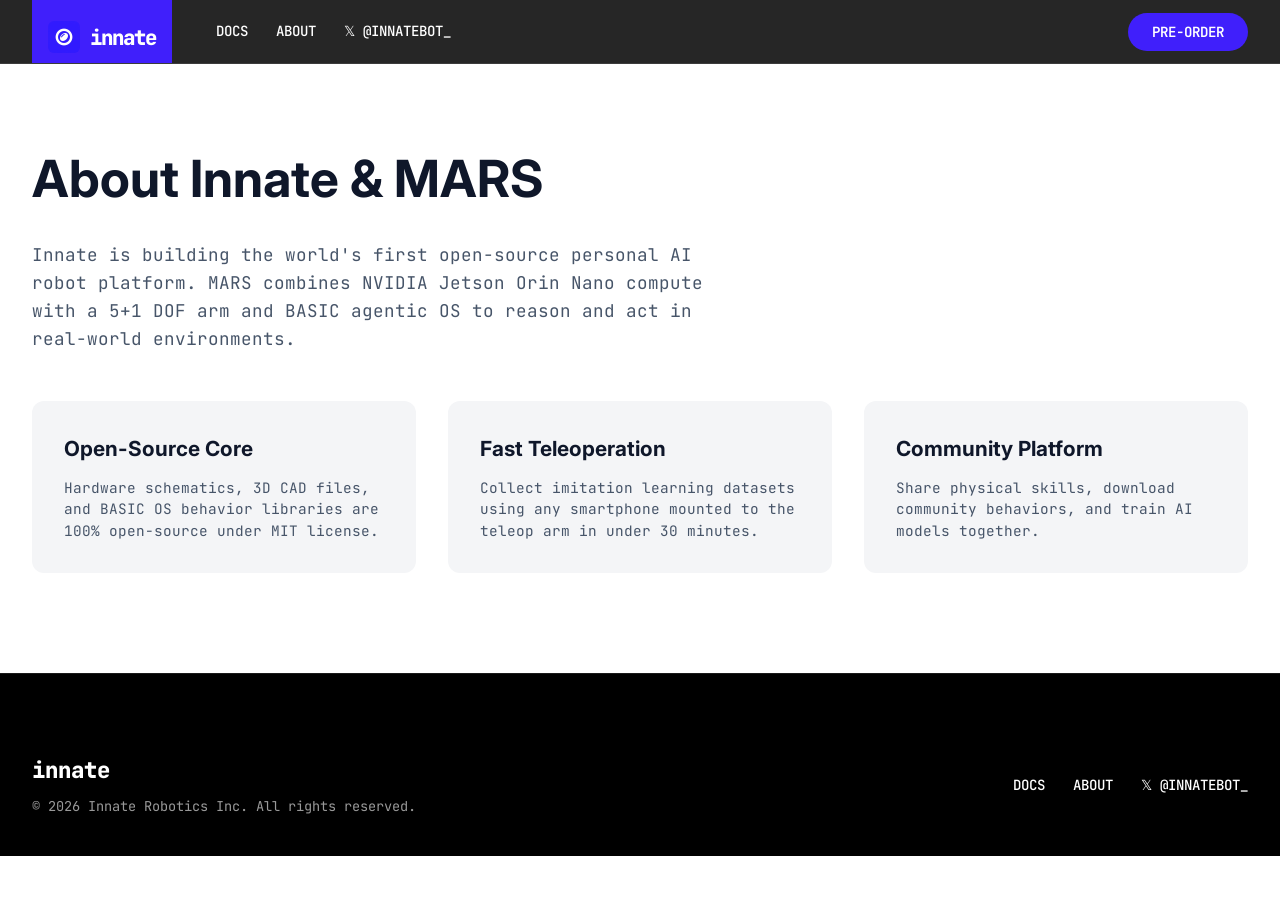
<file: about.html>
<!DOCTYPE html>
<html lang="en">
<head>
  <meta charset="utf-8" />
  <meta name="viewport" content="width=device-width, initial-scale=1" />
  <title>About MARS Robot | Innate</title>
  <meta name="description" content="Learn about Innate Robotics and our mission to build open-source personal AI robots." />
  <link rel="stylesheet" href="styles.css" />
  <link rel="icon" type="image/png" href="favicon.png" />
  <link rel="icon" type="image/svg+xml" href="favicon.svg" />
  <link rel="apple-touch-icon" href="apple-touch-icon.png" />
  <meta name="virtual-protocol-site-verification" content="7d4424024829fe8dc7d22400dc1c8002" />
</head>
<body>

  <!-- Top Navigation Bar -->
  <nav class="navbar-innate dark">
    <div style="display: flex; align-items: center; gap: 24px;">
      <a href="index.html" class="brand-badge" style="gap: 10px;">
        <img src="logo.png" alt="Innate logo" style="width: 32px; height: 32px; border-radius: 6px; object-fit: contain;">
        <span class="brand-wordmark">innate</span>
      </a>

      <div class="nav-links-innate" style="margin-left: 20px;">
        <a href="docs.html" class="nav-item">Docs</a>
        <a href="about.html" class="nav-item" style="opacity: 1;">About</a>
        <a href="https://x.com/innatebot_" target="_blank" class="nav-item">𝕏 @innatebot_</a>
      </div>
    </div>

    <button class="btn-blue" onclick="openPreorderModal()">Pre-order</button>
  </nav>

  <main style="padding: 140px 0 100px; background: var(--bg-white);">
    <div class="container">
      <h1 style="font-family: var(--font-display); font-size: 3.2rem; font-weight: 700; margin-bottom: 24px;">About Innate & MARS</h1>
      <p style="font-family: var(--font-mono); color: var(--text-secondary); font-size: 1.1rem; max-width: 720px; line-height: 1.6; margin-bottom: 48px;">
        Innate is building the world's first open-source personal AI robot platform. MARS combines NVIDIA Jetson Orin Nano compute with a 5+1 DOF arm and BASIC agentic OS to reason and act in real-world environments.
      </p>

      <div style="display: grid; grid-template-columns: repeat(3, 1fr); gap: 32px; margin-top: 48px;">
        <div style="background: var(--bg-gray); padding: 32px; border-radius: var(--radius-md);">
          <h3 style="font-family: var(--font-display); font-size: 1.3rem; font-weight: 700; margin-bottom: 12px;">Open-Source Core</h3>
          <p style="font-family: var(--font-mono); color: var(--text-secondary); font-size: 0.9rem; line-height: 1.5;">
            Hardware schematics, 3D CAD files, and BASIC OS behavior libraries are 100% open-source under MIT license.
          </p>
        </div>

        <div style="background: var(--bg-gray); padding: 32px; border-radius: var(--radius-md);">
          <h3 style="font-family: var(--font-display); font-size: 1.3rem; font-weight: 700; margin-bottom: 12px;">Fast Teleoperation</h3>
          <p style="font-family: var(--font-mono); color: var(--text-secondary); font-size: 0.9rem; line-height: 1.5;">
            Collect imitation learning datasets using any smartphone mounted to the teleop arm in under 30 minutes.
          </p>
        </div>

        <div style="background: var(--bg-gray); padding: 32px; border-radius: var(--radius-md);">
          <h3 style="font-family: var(--font-display); font-size: 1.3rem; font-weight: 700; margin-bottom: 12px;">Community Platform</h3>
          <p style="font-family: var(--font-mono); color: var(--text-secondary); font-size: 0.9rem; line-height: 1.5;">
            Share physical skills, download community behaviors, and train AI models together.
          </p>
        </div>
      </div>
    </div>
  </main>

  <footer class="footer-innate">
    <div class="container" style="display: flex; justify-content: space-between; align-items: center; flex-wrap: wrap; gap: 24px;">
      <div>
        <div style="font-family: var(--font-mono); font-weight: 800; font-size: 1.4rem; color: #fff; margin-bottom: 8px;">innate</div>
        <p style="font-family: var(--font-mono); font-size: 0.85rem; color: rgba(255, 255, 255, 0.6);">&copy; 2026 Innate Robotics Inc. All rights reserved.</p>
      </div>

      <div class="nav-links-innate" style="color: #fff;">
        <a href="docs.html" class="nav-item">Docs</a>
        <a href="about.html" class="nav-item">About</a>
        <a href="https://x.com/innatebot_" target="_blank" class="nav-item">𝕏 @innatebot_</a>
      </div>
    </div>
  </footer>

  <script src="app.js"></script>
</body>
</html>
</file>
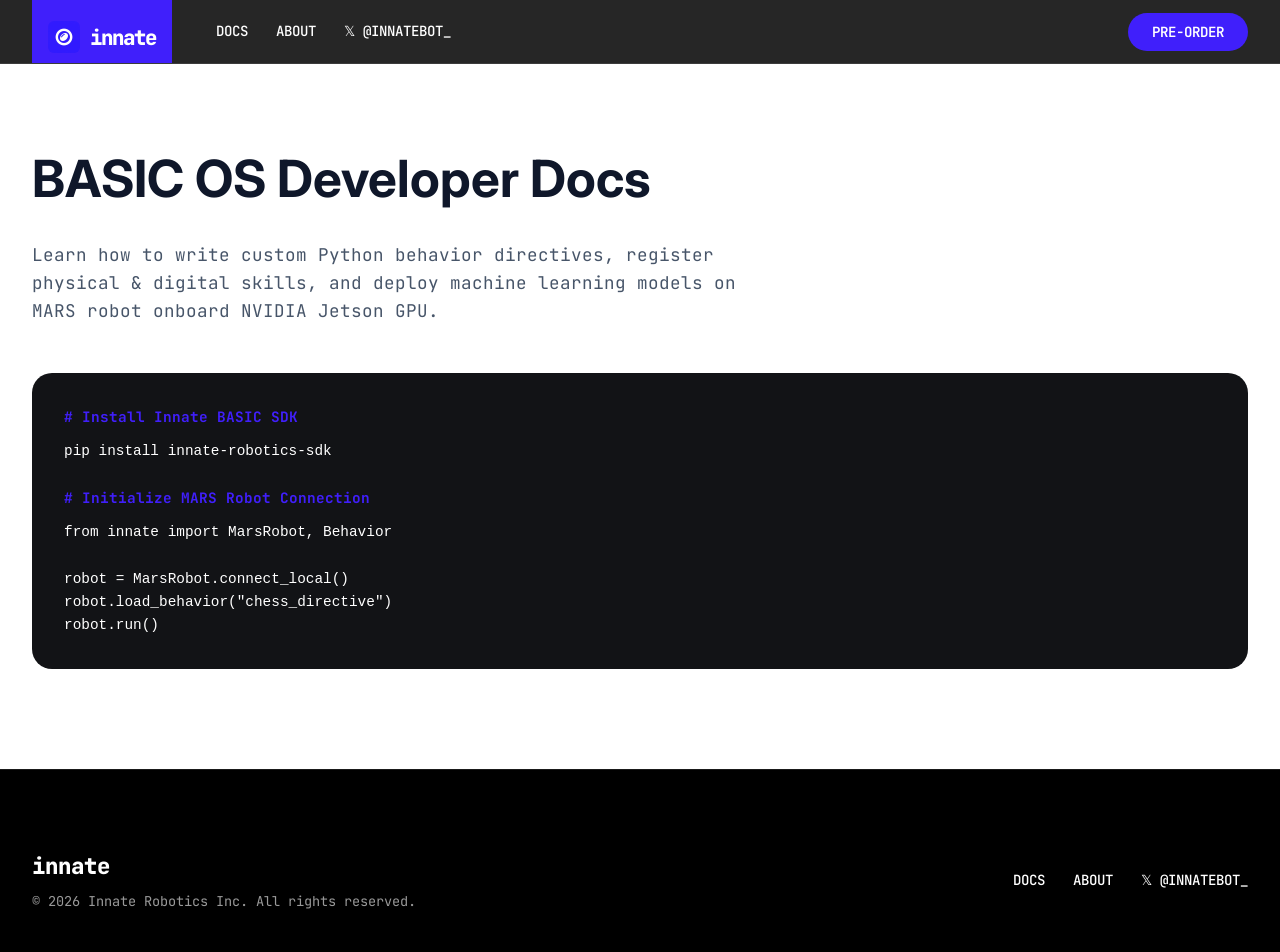
<file: docs.html>
<!DOCTYPE html>
<html lang="en">
<head>
  <meta charset="utf-8" />
  <meta name="viewport" content="width=device-width, initial-scale=1" />
  <title>BASIC Agentic OS Documentation | Innate</title>
  <meta name="description" content="Technical documentation for BASIC Agentic OS, behavior prompts, and 5+1 DOF arm skill development." />
  <link rel="stylesheet" href="styles.css" />
  <link rel="icon" type="image/png" href="favicon.png" />
  <link rel="icon" type="image/svg+xml" href="favicon.svg" />
  <link rel="apple-touch-icon" href="apple-touch-icon.png" />
  <meta name="virtual-protocol-site-verification" content="7d4424024829fe8dc7d22400dc1c8002" />
</head>
<body>

  <!-- Top Navigation Bar -->
  <nav class="navbar-innate dark">
    <div style="display: flex; align-items: center; gap: 24px;">
      <a href="index.html" class="brand-badge" style="gap: 10px;">
        <img src="logo.png" alt="Innate logo" style="width: 32px; height: 32px; border-radius: 6px; object-fit: contain;">
        <span class="brand-wordmark">innate</span>
      </a>

      <div class="nav-links-innate" style="margin-left: 20px;">
        <a href="docs.html" class="nav-item" style="opacity: 1;">Docs</a>
        <a href="about.html" class="nav-item">About</a>
        <a href="https://x.com/innatebot_" target="_blank" class="nav-item">𝕏 @innatebot_</a>
      </div>
    </div>

    <button class="btn-blue" onclick="openPreorderModal()">Pre-order</button>
  </nav>

  <main style="padding: 140px 0 100px; background: var(--bg-white);">
    <div class="container">
      <h1 style="font-family: var(--font-display); font-size: 3.2rem; font-weight: 700; margin-bottom: 24px;">BASIC OS Developer Docs</h1>
      <p style="font-family: var(--font-mono); color: var(--text-secondary); font-size: 1.1rem; max-width: 720px; line-height: 1.6; margin-bottom: 48px;">
        Learn how to write custom Python behavior directives, register physical & digital skills, and deploy machine learning models on MARS robot onboard NVIDIA Jetson GPU.
      </p>

      <div style="background: var(--bg-gray-dark); color: #fff; padding: 32px; border-radius: var(--radius-lg); font-family: var(--font-mono); font-size: 0.9rem; line-height: 1.6;">
        <div style="color: var(--blue); font-weight: 700; margin-bottom: 12px;"># Install Innate BASIC SDK</div>
        <pre>pip install innate-robotics-sdk</pre>
        <br />
        <div style="color: var(--blue); font-weight: 700; margin-bottom: 12px;"># Initialize MARS Robot Connection</div>
        <pre>from innate import MarsRobot, Behavior

robot = MarsRobot.connect_local()
robot.load_behavior("chess_directive")
robot.run()</pre>
      </div>
    </div>
  </main>

  <footer class="footer-innate">
    <div class="container" style="display: flex; justify-content: space-between; align-items: center; flex-wrap: wrap; gap: 24px;">
      <div>
        <div style="font-family: var(--font-mono); font-weight: 800; font-size: 1.4rem; color: #fff; margin-bottom: 8px;">innate</div>
        <p style="font-family: var(--font-mono); font-size: 0.85rem; color: rgba(255, 255, 255, 0.6);">&copy; 2026 Innate Robotics Inc. All rights reserved.</p>
      </div>

      <div class="nav-links-innate" style="color: #fff;">
        <a href="docs.html" class="nav-item">Docs</a>
        <a href="about.html" class="nav-item">About</a>
        <a href="https://x.com/innatebot_" target="_blank" class="nav-item">𝕏 @innatebot_</a>
      </div>
    </div>
  </footer>

  <script src="app.js"></script>
</body>
</html>
</file>
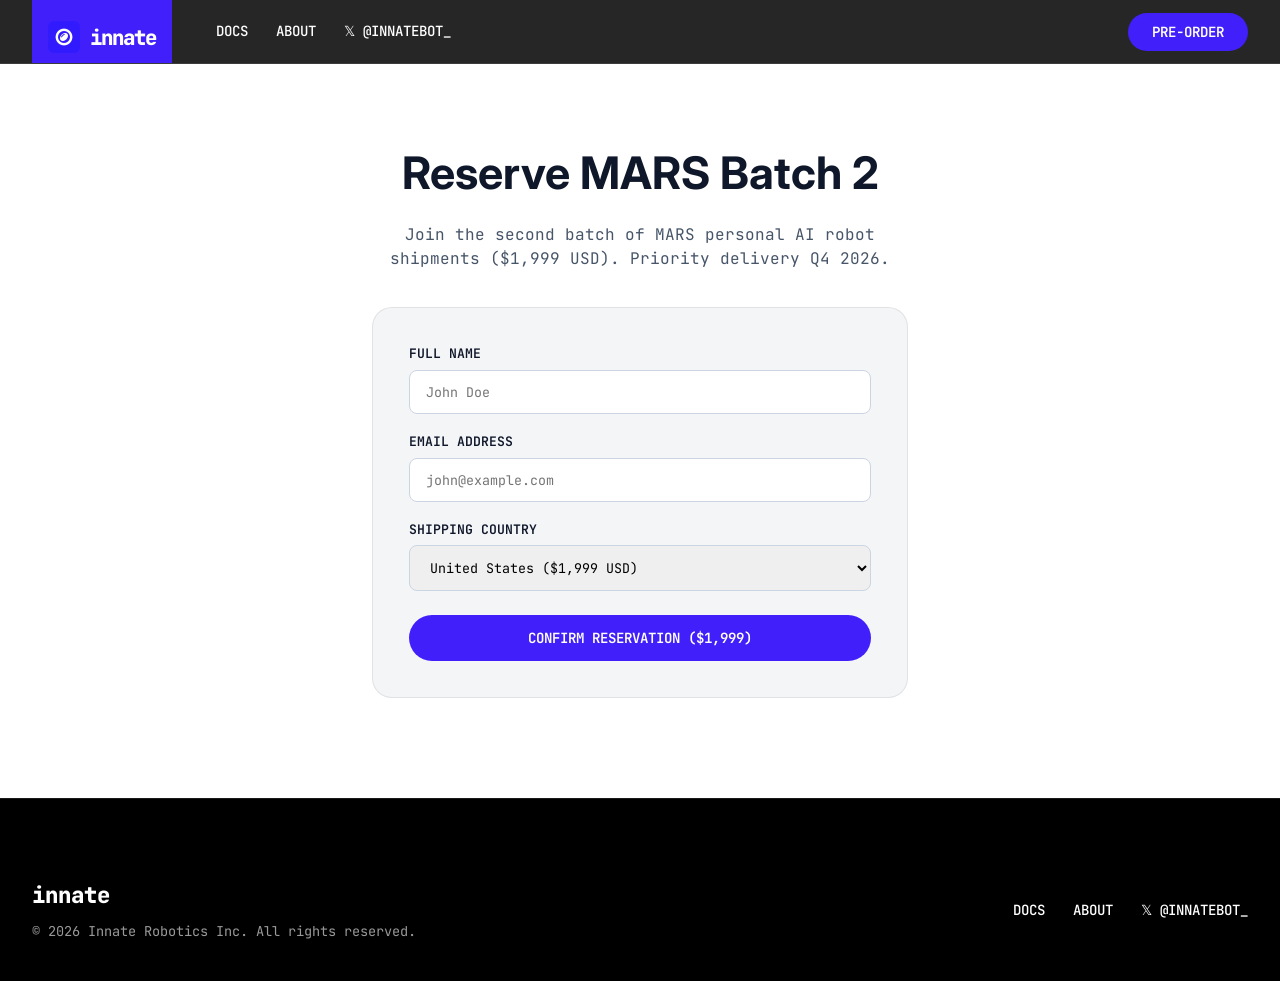
<file: preorder.html>
<!DOCTYPE html>
<html lang="en">
<head>
  <meta charset="utf-8" />
  <meta name="viewport" content="width=device-width, initial-scale=1" />
  <title>Pre-order MARS Robot | Innate</title>
  <meta name="description" content="Reserve your MARS personal robot second batch unit ($1,999)." />
  <link rel="stylesheet" href="styles.css" />
  <link rel="icon" type="image/png" href="favicon.png" />
  <link rel="icon" type="image/svg+xml" href="favicon.svg" />
  <link rel="apple-touch-icon" href="apple-touch-icon.png" />
  <meta name="virtual-protocol-site-verification" content="7d4424024829fe8dc7d22400dc1c8002" />
</head>
<body>

  <!-- Top Navigation Bar -->
  <nav class="navbar-innate dark">
    <div style="display: flex; align-items: center; gap: 24px;">
      <a href="index.html" class="brand-badge" style="gap: 10px;">
        <img src="logo.png" alt="Innate logo" style="width: 32px; height: 32px; border-radius: 6px; object-fit: contain;">
        <span class="brand-wordmark">innate</span>
      </a>

      <div class="nav-links-innate" style="margin-left: 20px;">
        <a href="docs.html" class="nav-item">Docs</a>
        <a href="about.html" class="nav-item">About</a>
        <a href="https://x.com/innatebot_" target="_blank" class="nav-item">𝕏 @innatebot_</a>
      </div>
    </div>

    <button class="btn-blue" onclick="openPreorderModal()">Pre-order</button>
  </nav>

  <main style="padding: 140px 0 100px; background: var(--bg-white);">
    <div class="container" style="max-width: 600px;">
      <h1 style="font-family: var(--font-display); font-size: 2.8rem; font-weight: 700; margin-bottom: 16px; text-align: center;">Reserve MARS Batch 2</h1>
      <p style="font-family: var(--font-mono); color: var(--text-secondary); text-align: center; margin-bottom: 36px;">
        Join the second batch of MARS personal AI robot shipments ($1,999 USD). Priority delivery Q4 2026.
      </p>

      <div style="background: var(--bg-gray); padding: 36px; border-radius: var(--radius-lg); border: 1px solid rgba(0, 0, 0, 0.08);">
        <form onsubmit="submitPreorder(event)">
          <div style="margin-bottom: 18px;">
            <label style="font-family: var(--font-mono); font-size: 0.82rem; font-weight: 600; display: block; margin-bottom: 6px;">FULL NAME</label>
            <input type="text" placeholder="John Doe" required style="width: 100%; padding: 12px 16px; border-radius: 8px; border: 1px solid #cbd5e1; font-family: var(--font-mono);" />
          </div>

          <div style="margin-bottom: 18px;">
            <label style="font-family: var(--font-mono); font-size: 0.82rem; font-weight: 600; display: block; margin-bottom: 6px;">EMAIL ADDRESS</label>
            <input type="email" placeholder="john@example.com" required style="width: 100%; padding: 12px 16px; border-radius: 8px; border: 1px solid #cbd5e1; font-family: var(--font-mono);" />
          </div>

          <div style="margin-bottom: 24px;">
            <label style="font-family: var(--font-mono); font-size: 0.82rem; font-weight: 600; display: block; margin-bottom: 6px;">SHIPPING COUNTRY</label>
            <select style="width: 100%; padding: 12px 16px; border-radius: 8px; border: 1px solid #cbd5e1; font-family: var(--font-mono);">
              <option>United States ($1,999 USD)</option>
              <option>Canada ($1,999 USD)</option>
              <option>Europe ($1,999 USD)</option>
              <option>Asia Pacific / International ($1,999 USD)</option>
            </select>
          </div>

          <button type="submit" class="btn-blue" style="width: 100%; padding: 14px 0;">
            Confirm Reservation ($1,999)
          </button>
        </form>
      </div>
    </div>
  </main>

  <footer class="footer-innate">
    <div class="container" style="display: flex; justify-content: space-between; align-items: center; flex-wrap: wrap; gap: 24px;">
      <div>
        <div style="font-family: var(--font-mono); font-weight: 800; font-size: 1.4rem; color: #fff; margin-bottom: 8px;">innate</div>
        <p style="font-family: var(--font-mono); font-size: 0.85rem; color: rgba(255, 255, 255, 0.6);">&copy; 2026 Innate Robotics Inc. All rights reserved.</p>
      </div>

      <div class="nav-links-innate" style="color: #fff;">
        <a href="docs.html" class="nav-item">Docs</a>
        <a href="about.html" class="nav-item">About</a>
        <a href="https://x.com/innatebot_" target="_blank" class="nav-item">𝕏 @innatebot_</a>
      </div>
    </div>
  </footer>

  <script src="app.js"></script>
</body>
</html>
</file>
<file: styles.css>
/* ==========================================================================
   INNATE.BOT - YOUR FIRST PERSONAL ROBOT (EXACT REPLICA)
   Design Tokens: Electric Blue (#401FFB), Pure Black (#000000), Slate Gray (#f8fafc),
                  JetBrains Mono + Inter Typography, Interactive BASIC OS Code Editor
   ========================================================================== */

@import url('https://fonts.googleapis.com/css2?family=Inter:wght@300;400;500;600;700&family=JetBrains+Mono:wght@400;500;600;700&display=swap');

:root {
  --bg-black: #000000;
  --bg-white: #ffffff;
  --bg-gray: #f4f5f7;
  --bg-gray-dark: #121316;

  --blue: #401FFB;
  --blue-hover: #3216d6;
  --blue-light: rgba(64, 31, 251, 0.1);

  --purple: #8959a8;
  --orange: #f5871f;
  --green: #10b981;

  --text-primary: #0f172a;
  --text-secondary: #475569;
  --text-muted: #94a3b8;
  --text-white: #ffffff;

  --font-body: 'Inter', system-ui, sans-serif;
  --font-mono: 'JetBrains Mono', monospace;
  --font-display: 'Inter', system-ui, sans-serif;

  --radius-sm: 6px;
  --radius-md: 12px;
  --radius-lg: 20px;
  --radius-pill: 9999px;
}

*, *::before, *::after {
  box-sizing: border-box;
  margin: 0;
  padding: 0;
}

html {
  scroll-behavior: smooth;
  font-size: 16px;
  background-color: var(--bg-white);
  color: var(--text-primary);
  font-family: var(--font-body);
  -webkit-font-smoothing: antialiased;
}

body {
  min-height: 100vh;
  position: relative;
  overflow-x: hidden;
  line-height: 1.5;
}

a {
  color: inherit;
  text-decoration: none;
}

button {
  font-family: inherit;
  cursor: pointer;
}

/* Layout Container */
.container {
  max-width: 1280px;
  margin: 0 auto;
  padding: 0 32px;
}

.container-wide {
  max-width: 1440px;
  margin: 0 auto;
  padding: 0 32px;
}

/* Header & Navbar */
.navbar-innate {
  position: fixed;
  top: 0;
  left: 0;
  right: 0;
  z-index: 100;
  height: 64px;
  display: flex;
  align-items: center;
  justify-content: space-between;
  padding: 0 32px;
  background: rgba(255, 255, 255, 0.9);
  backdrop-filter: blur(16px);
  -webkit-backdrop-filter: blur(16px);
  border-bottom: 1px solid rgba(0, 0, 0, 0.06);
}

.navbar-innate.dark {
  background: rgba(0, 0, 0, 0.85);
  border-bottom: 1px solid rgba(255, 255, 255, 0.1);
  color: var(--text-white);
}

.brand-badge {
  display: flex;
  align-items: flex-end;
  background: var(--blue);
  padding: 10px 16px;
  height: 64px;
  margin-top: -1px;
}

.brand-wordmark {
  font-family: var(--font-mono);
  font-size: 1.3rem;
  font-weight: 800;
  color: var(--text-white);
  letter-spacing: -0.05em;
}

.nav-links-innate {
  display: flex;
  align-items: center;
  gap: 28px;
}

.nav-item {
  font-family: var(--font-mono);
  font-size: 0.88rem;
  text-transform: uppercase;
  font-weight: 500;
  color: inherit;
  transition: opacity 0.2s ease;
}

.nav-item:hover {
  opacity: 0.6;
}

/* Buttons */
.btn-blue {
  background: var(--blue);
  color: var(--text-white);
  padding: 10px 24px;
  border-radius: var(--radius-pill);
  font-family: var(--font-mono);
  font-size: 0.88rem;
  font-weight: 600;
  text-transform: uppercase;
  border: none;
  display: inline-flex;
  align-items: center;
  justify-content: center;
  gap: 8px;
  transition: all 0.2s ease;
}

.btn-blue:hover {
  background: var(--blue-hover);
  transform: scale(0.985);
}

.btn-outline-white {
  background: transparent;
  color: var(--text-white);
  padding: 10px 24px;
  border-radius: var(--radius-pill);
  font-family: var(--font-mono);
  font-size: 0.88rem;
  font-weight: 600;
  text-transform: uppercase;
  border: 1px solid rgba(255, 255, 255, 0.3);
  transition: all 0.2s ease;
}

.btn-outline-white:hover {
  border-color: var(--text-white);
  background: rgba(255, 255, 255, 0.1);
}

/* Hero Section */
.hero-innate {
  background: var(--bg-black);
  color: var(--text-white);
  min-height: 90vh;
  display: flex;
  flex-direction: column;
  align-items: center;
  justify-content: center;
  text-align: center;
  padding: 120px 24px 80px;
  position: relative;
}

.hero-subtitle {
  font-family: var(--font-mono);
  font-size: 0.88rem;
  text-transform: uppercase;
  letter-spacing: 0.05em;
  color: rgba(255, 255, 255, 0.7);
  margin-bottom: 20px;
}

.hero-title {
  font-family: var(--font-display);
  font-size: clamp(40px, 6vw, 76px);
  font-weight: 700;
  letter-spacing: -0.03em;
  line-height: 1.1;
  max-width: 900px;
  margin-bottom: 24px;
}

.hero-body {
  font-family: var(--font-mono);
  font-size: 1.05rem;
  color: rgba(255, 255, 255, 0.85);
  max-width: 520px;
  margin-bottom: 32px;
  line-height: 1.5;
}

.hero-ctas {
  display: flex;
  gap: 12px;
  margin-bottom: 20px;
}

.hero-price {
  font-size: 0.9rem;
  font-weight: 500;
  color: rgba(255, 255, 255, 0.75);
  margin-bottom: 16px;
}

.hero-badge-glow {
  background: rgba(64, 31, 251, 0.3);
  color: var(--text-white);
  border: 1px solid rgba(64, 31, 251, 0.5);
  padding: 8px 18px;
  border-radius: var(--radius-sm);
  font-family: var(--font-mono);
  font-size: 0.82rem;
  font-weight: 600;
  box-shadow: 0 0 25px rgba(64, 31, 251, 0.6);
  animation: pulse-glow 2s infinite ease-in-out;
}

@keyframes pulse-glow {
  0%, 100% { opacity: 0.85; transform: scale(1); }
  50% { opacity: 1; transform: scale(1.03); }
}

/* Feature 3-Grid */
.features-section {
  background: var(--bg-white);
  padding: 100px 0;
}

.features-grid {
  display: grid;
  grid-template-columns: repeat(3, 1fr);
  gap: 32px;
}

.feature-card {
  display: flex;
  flex-direction: column;
  justify-content: space-between;
}

.feature-card h3 {
  font-family: var(--font-display);
  font-size: 1.5rem;
  font-weight: 700;
  letter-spacing: -0.02em;
  margin-bottom: 12px;
}

.feature-card p {
  font-family: var(--font-mono);
  font-size: 0.95rem;
  color: var(--text-secondary);
  line-height: 1.5;
}

.feature-media-placeholder {
  height: 280px;
  background: var(--bg-gray);
  border-radius: var(--radius-md);
  margin-top: 24px;
  display: flex;
  align-items: center;
  justify-content: center;
  border: 1px solid rgba(0, 0, 0, 0.05);
}

/* BASIC OS Agent Code Playground Section */
.basic-section {
  background: var(--bg-gray);
  padding: 110px 0;
  position: relative;
}

.basic-section-title {
  font-family: var(--font-display);
  font-size: clamp(28px, 4vw, 44px);
  font-weight: 700;
  letter-spacing: -0.03em;
  text-align: center;
  margin-bottom: 24px;
}

.basic-wordmark-img {
  display: block;
  margin: 0 auto 24px;
  height: 48px;
}

.basic-description {
  font-family: var(--font-mono);
  color: var(--text-secondary);
  max-width: 680px;
  margin: 0 auto 64px;
  text-align: center;
  font-size: 1rem;
  line-height: 1.6;
}

.playground-grid {
  display: grid;
  grid-template-columns: 2fr 1fr;
  gap: 24px;
}

.playground-tabs {
  display: flex;
  gap: 6px;
  margin-bottom: 16px;
}

.tab-btn {
  background: transparent;
  border: 1px solid var(--blue);
  color: var(--blue);
  padding: 8px 16px;
  border-radius: 6px 6px 0 0;
  font-family: var(--font-mono);
  font-size: 0.78rem;
  font-weight: 600;
  text-transform: uppercase;
  opacity: 0.6;
  transition: all 0.2s ease;
}

.tab-btn.active {
  background: var(--blue);
  color: var(--text-white);
  opacity: 1;
}

.editor-window {
  background: var(--bg-white);
  border: 1px solid rgba(64, 31, 251, 0.3);
  border-radius: var(--radius-md);
  overflow: hidden;
  box-shadow: 0 10px 30px rgba(0, 0, 0, 0.05);
}

.editor-header {
  background: var(--bg-white);
  padding: 12px 20px;
  border-bottom: 1px solid rgba(64, 31, 251, 0.2);
  display: flex;
  align-items: center;
  justify-content: space-between;
}

.editor-title {
  font-family: var(--font-mono);
  font-size: 0.85rem;
  font-weight: 600;
  text-transform: uppercase;
}

.github-link-btn {
  background: #000;
  color: #fff;
  padding: 4px 10px;
  border-radius: 4px;
  font-family: var(--font-mono);
  font-size: 0.72rem;
  display: flex;
  align-items: center;
  gap: 6px;
}

.code-container {
  padding: 20px;
  font-family: var(--font-mono);
  font-size: 0.85rem;
  line-height: 1.6;
  max-height: 380px;
  overflow-y: auto;
  color: #333;
}

.code-keyword { color: var(--purple); font-weight: 600; }
.code-class { color: #2563eb; font-weight: 600; }
.code-string { color: #16a34a; }

/* Skills List Sidebar */
.skills-box {
  background: var(--bg-white);
  border: 1px solid rgba(64, 31, 251, 0.3);
  border-radius: var(--radius-md);
  padding: 20px;
  box-shadow: 0 10px 30px rgba(0, 0, 0, 0.05);
}

.skill-row {
  display: flex;
  align-items: center;
  justify-content: space-between;
  padding: 12px 14px;
  border: 1px solid rgba(0, 0, 0, 0.08);
  border-radius: var(--radius-sm);
  margin-bottom: 8px;
  transition: all 0.2s ease;
}

.skill-row.active {
  border-color: #000000;
  background: rgba(0, 0, 0, 0.02);
}

.skill-tag-physical {
  background: var(--orange);
  color: var(--text-white);
  font-family: var(--font-mono);
  font-size: 0.65rem;
  padding: 2px 6px;
  border-radius: 3px;
  font-weight: 700;
}

.skill-tag-digital {
  background: var(--blue);
  color: var(--text-white);
  font-family: var(--font-mono);
  font-size: 0.65rem;
  padding: 2px 6px;
  border-radius: 3px;
  font-weight: 700;
}

/* Exploded Hardware Diagram */
.diagram-section {
  padding: 120px 0;
  background: var(--bg-white);
}

.diagram-item {
  display: flex;
  gap: 16px;
  margin-bottom: 24px;
}

.diagram-icon {
  width: 44px;
  height: 44px;
  background: var(--bg-gray);
  border-radius: 8px;
  display: flex;
  align-items: center;
  justify-content: center;
  flex-shrink: 0;
}

/* FAQ Section */
.faq-section {
  padding: 100px 0;
  background: var(--bg-white);
}

.faq-innate-item {
  border-bottom: 1px solid rgba(0, 0, 0, 0.08);
  padding: 24px 0;
}

.faq-innate-question {
  font-family: var(--font-display);
  font-size: 1.3rem;
  font-weight: 700;
  display: flex;
  justify-content: space-between;
  align-items: center;
  cursor: pointer;
}

.faq-innate-answer {
  max-height: 0;
  overflow: hidden;
  transition: max-height 0.3s ease;
  font-family: var(--font-mono);
  color: var(--text-secondary);
  font-size: 0.95rem;
  line-height: 1.6;
}

.faq-innate-item.open .faq-innate-answer {
  padding-top: 16px;
}

/* Footer */
footer.footer-innate {
  background: var(--bg-black);
  color: var(--text-white);
  padding: 80px 0 40px;
  border-top: 1px solid rgba(255, 255, 255, 0.1);
}

/* Modal */
.modal-backdrop-innate {
  position: fixed;
  inset: 0;
  background: rgba(0, 0, 0, 0.8);
  backdrop-filter: blur(12px);
  z-index: 500;
  display: flex;
  align-items: center;
  justify-content: center;
  padding: 20px;
  opacity: 0;
  pointer-events: none;
  transition: opacity 0.3s ease;
}

.modal-backdrop-innate.open {
  opacity: 1;
  pointer-events: auto;
}

.modal-box-innate {
  background: var(--bg-white);
  border-radius: var(--radius-lg);
  padding: 36px;
  max-width: 480px;
  width: 100%;
  box-shadow: 0 25px 60px rgba(0, 0, 0, 0.4);
}

@media (max-width: 900px) {
  .features-grid { grid-template-columns: 1fr; }
  .playground-grid { grid-template-columns: 1fr; }
}
</file>
